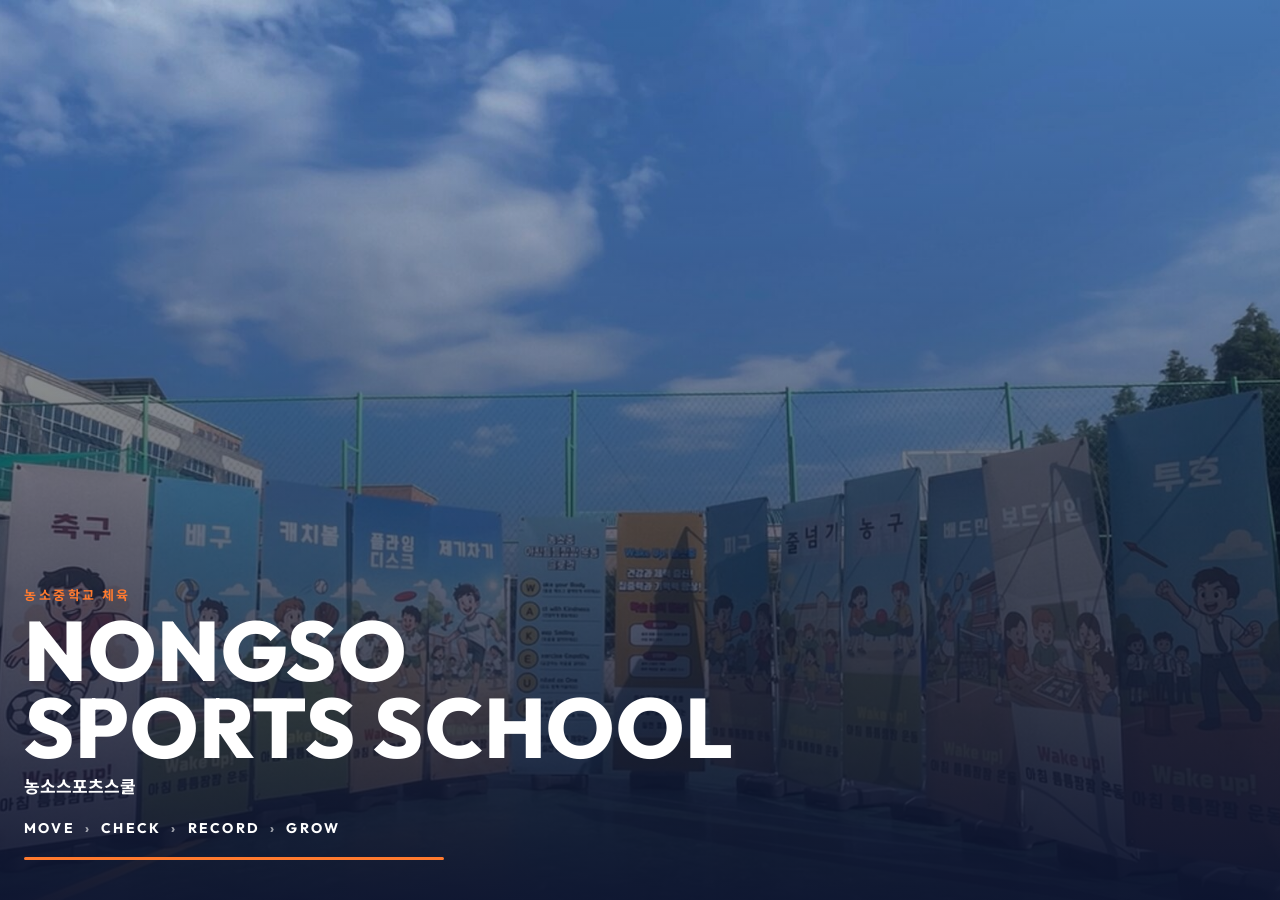
<file: index.html>
<!doctype html>
<html lang="ko"><head><meta charset="utf-8">
<meta name="viewport" content="width=device-width,initial-scale=1,viewport-fit=cover">
<meta name="theme-color" content="#f7f7f4">
<meta name="color-scheme" content="only light">
<link rel="manifest" href="manifest.webmanifest">
<link rel="icon" href="icons/icon-192.png">
<link rel="apple-touch-icon" href="icons/icon-180.png">
<meta name="apple-mobile-web-app-capable" content="yes">
<meta name="mobile-web-app-capable" content="yes">
<meta name="apple-mobile-web-app-title" content="농소스포츠">
<meta name="apple-mobile-web-app-status-bar-style" content="black-translucent">
<meta name="description" content="농소중학교 아침 운동 QR 출석 · XP 레벨 · 학급 레이스 · 오늘의 미션. 학번으로 로그인해요.">
<meta property="og:type" content="website">
<meta property="og:site_name" content="농소스포츠스쿨">
<meta property="og:title" content="농소스포츠스쿨">
<meta property="og:description" content="농소중학교 아침 운동 QR 출석 · XP 레벨 · 학급 레이스 · 오늘의 미션. 학번으로 로그인해요.">
<meta property="og:image" content="https://nongso-sports.bangssam.kr/img/og.jpg">
<meta property="og:image:width" content="1200">
<meta property="og:image:height" content="630">
<meta name="twitter:card" content="summary_large_image">
<title>농소스포츠스쿨</title>
<link rel="preconnect" href="https://fonts.googleapis.com">
<link rel="stylesheet" href="https://fonts.googleapis.com/css2?family=Outfit:wght@500;600;700;800&family=Noto+Sans+KR:wght@400;500;700;900&display=swap">
<link rel="stylesheet" href="css/app.css?v=8">
<script src="vendor/jsQR.js" defer></script>
<script type="module" src="js/student.js?v=10"></script>
</head><body>
<main id="app"><div class="phone"><div class="card muted" style="margin-top:40px">불러오는 중이에요…</div></div></main>
<div id="toast" role="status" aria-live="polite"></div>
<noscript>이 앱은 자바스크립트가 켜져 있어야 해요.</noscript>
</body></html>
</file>
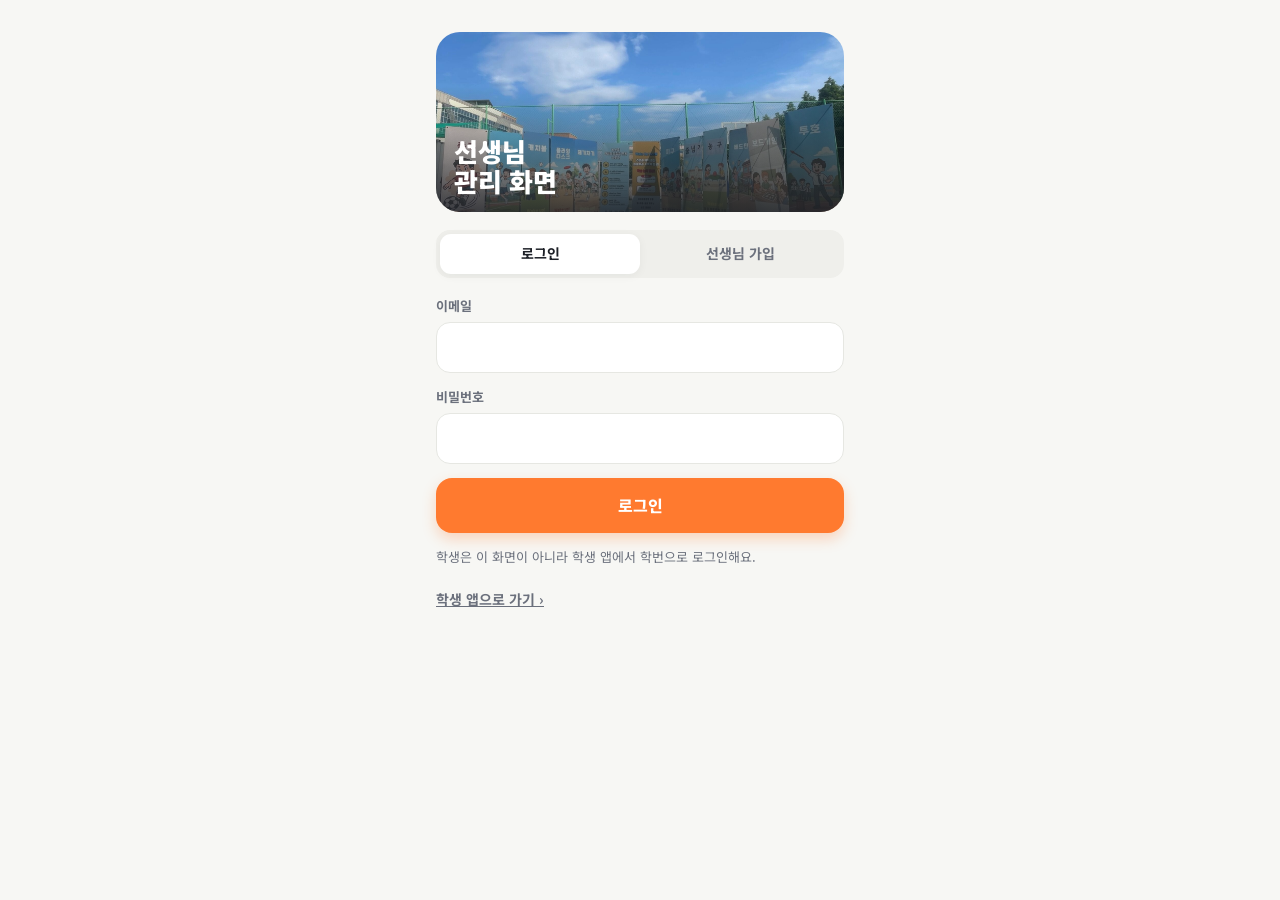
<file: admin.html>
<!doctype html>
<html lang="ko"><head><meta charset="utf-8">
<meta name="viewport" content="width=device-width,initial-scale=1,viewport-fit=cover">
<meta name="theme-color" content="#f7f7f4">
<meta name="color-scheme" content="only light">
<meta name="robots" content="noindex">
<link rel="manifest" href="admin.webmanifest">
<link rel="icon" href="icons/icon-192.png">
<link rel="apple-touch-icon" href="icons/icon-180.png">
<meta name="apple-mobile-web-app-capable" content="yes">
<meta name="apple-mobile-web-app-title" content="농소 관리">
<meta name="description" content="농소스포츠스쿨 출석·명단·미션 관리 (선생님 전용)">
<meta property="og:type" content="website">
<meta property="og:site_name" content="농소스포츠스쿨">
<meta property="og:title" content="농소스포츠스쿨 선생님 화면">
<meta property="og:description" content="농소스포츠스쿨 출석·명단·미션 관리 (선생님 전용)">
<meta property="og:image" content="https://nongso-sports.bangssam.kr/img/og.jpg">
<meta property="og:image:width" content="1200">
<meta property="og:image:height" content="630">
<meta name="twitter:card" content="summary_large_image">
<title>농소스포츠스쿨 선생님</title>
<link rel="preconnect" href="https://fonts.googleapis.com">
<link rel="stylesheet" href="https://fonts.googleapis.com/css2?family=Outfit:wght@500;600;700;800&family=Noto+Sans+KR:wght@400;500;700;900&display=swap">
<link rel="stylesheet" href="css/app.css?v=8">
<script src="vendor/supabase.js"></script>
<script src="vendor/qrcode.js"></script>
<script type="module" src="js/admin.js?v=8"></script>
</head><body>
<main id="app"><div class="phone"><div class="card muted" style="margin-top:40px">불러오는 중이에요…</div></div></main>
<div id="toast" role="status" aria-live="polite"></div>
</body></html>
</file>
<file: css/app.css>
/* Layout: phone-width student app on a light ivory ground with white rounded cards; teacher view is sidebar + wide console in the same light look.
   One primary color (orange). Mint, sky, yellow, coral and lavender appear only on icons, numbers, progress bars and badges. */
:root{
  --ink:#f7f7f4; --panel:#ffffff; --panel2:#f1f1ed; --line:#e6e7e2;
  --fg:#1d2027; --muted:#6b707c; --dim:#a3a8b2;
  --court:#ff7a2f; --court-soft:#fff1e8; --court-deep:#e8601a;
  --data:#20b88a; --data-soft:#e6f7f1; --sky:#3d9bf0; --sky-soft:#e9f3fe; --yellow:#ffc232; --yellow-soft:#fff7e0; --coral:#ff6b6b; --lav:#8c7cf0; --lav-soft:#f0edff;
  --gold:#e3a400; --silver:#8b95a3; --bronze:#c27a45; --good:#16a36a; --warn:#c77c00; --bad:#e5484d;
  --display:"Outfit","Noto Sans KR",system-ui,sans-serif;
  --body:"Noto Sans KR","Apple SD Gothic Neo","Malgun Gothic",system-ui,sans-serif;
  --shadow:0 2px 10px rgba(29,32,39,.05);
  color-scheme:light;
}
*{box-sizing:border-box}
html,body{height:100%}
body{background:var(--ink);color:var(--fg);font:15px/1.55 var(--body);margin:0}
button{font:inherit;color:inherit;cursor:pointer}
button:focus-visible,input:focus-visible,select:focus-visible,a:focus-visible{outline:2px solid var(--court);outline-offset:2px}
.num{font-family:var(--display);font-variant-numeric:tabular-nums;letter-spacing:.01em}
.eyebrow{font:700 12.5px/1.2 var(--body);letter-spacing:.02em;color:var(--muted)}
h1,h2,h3{text-wrap:balance;margin:0}
.demo-bar{position:sticky;top:env(safe-area-inset-top,0px);z-index:40;background:var(--court);color:#fff;font-size:12.5px;font-weight:700;text-align:center;padding:5px 16px}
.demo-bar span{font-weight:500}

/* ---------- splash ---------- */
.splash{position:fixed;inset:0;z-index:60;color:#fff;background:#1d2027 center/cover no-repeat;display:flex;flex-direction:column;justify-content:flex-end;padding:32px 24px calc(40px + env(safe-area-inset-bottom,0px));cursor:pointer}
.splash::before{content:"";position:absolute;inset:0;background:linear-gradient(180deg,rgba(13,20,48,.15) 0%,rgba(13,20,48,.55) 50%,rgba(13,20,48,.96) 100%)}
.splash>*{position:relative}
.sp-tag{font:700 13px/1 var(--display);letter-spacing:.2em;color:var(--court)}
.sp-name{font:800 clamp(44px,12vw,84px)/.92 var(--display);letter-spacing:.01em;margin:10px 0 6px}
.sp-ko{font-size:17px;font-weight:700}
.sp-loop{display:flex;gap:10px;margin-top:22px;font:700 14px/1 var(--display);letter-spacing:.16em;color:rgba(255,255,255,.6)}
.sp-loop b{color:#fff}
.sp-bar{height:3px;background:rgba(255,255,255,.18);margin-top:22px;border-radius:2px;overflow:hidden;max-width:420px}
.sp-bar i{display:block;height:100%;width:0;background:var(--court);animation:load 2.2s linear forwards}
@keyframes load{to{width:100%}}

/* ---------- student shell ---------- */
.phone{max-width:480px;margin:0 auto;min-height:100%;padding:0 16px calc(96px + env(safe-area-inset-bottom,0px));}
.topline{display:flex;justify-content:space-between;align-items:center;padding-block:16px 8px}
.brand{font:900 18px/1 var(--body);letter-spacing:-.01em}
.brand em{font-style:normal;color:var(--court)}
.who{font-size:13px;color:var(--muted)}
.tabs{position:fixed;left:0;right:0;bottom:0;z-index:30;padding:0 12px calc(10px + env(safe-area-inset-bottom,0px));pointer-events:none}
.tabs nav{max-width:456px;margin:0 auto;display:grid;grid-template-columns:repeat(5,1fr);gap:2px;background:var(--panel);border-radius:24px;box-shadow:0 6px 24px rgba(29,32,39,.12);padding:8px;pointer-events:auto}
.tabs button{background:none;border:0;border-radius:16px;display:flex;flex-direction:column;align-items:center;gap:4px;padding:7px 0;font:700 11.5px/1 var(--body);color:var(--dim)}
.tabs button svg{width:22px;height:22px}
.tabs button.on{color:var(--court-deep);background:var(--court-soft)}
.tabs .check-dot{position:relative}
.tabs .live::after{content:"";position:absolute;top:-1px;right:-4px;width:8px;height:8px;border-radius:50%;background:var(--good);box-shadow:0 0 0 3px var(--ink)}

.stack{display:flex;flex-direction:column;gap:14px}
.card{background:var(--panel);border:0;border-radius:20px;padding:18px;box-shadow:var(--shadow)}
button.card{border:0;color:inherit}
.row{display:flex;gap:12px;align-items:center}
.between{justify-content:space-between}
.muted{color:var(--muted)}
.small{font-size:13px}
.chip{display:inline-flex;align-items:center;gap:6px;font:700 12px/1 var(--body);padding:6px 10px;border-radius:999px;background:var(--panel2);color:var(--muted);border:1px solid transparent}
.chip.ph{color:var(--warn);border-color:rgba(251,191,36,.35)}
.btn{display:inline-flex;align-items:center;justify-content:center;gap:8px;border:0;border-radius:16px;padding:15px 18px;font-weight:800;font-size:16px;background:var(--court);color:#fff;width:100%;box-shadow:0 6px 14px rgba(255,122,47,.28)}
.btn:active{transform:translateY(1px)}
.btn.ghost{background:var(--court-soft);color:var(--court-deep);box-shadow:none}
.btn.teal{background:var(--data);color:#fff;box-shadow:0 6px 14px rgba(32,184,138,.25)}
.btn.sm{padding:9px 13px;font-size:13px;width:auto;border-radius:11px;box-shadow:none}
.back{background:none;border:0;padding:4px 0;color:var(--muted);font-weight:700;font-size:14px;display:inline-flex;gap:6px;align-items:center}
.pagehead{display:flex;flex-direction:column;gap:6px;padding-block:6px 4px}
.pagehead h2{font:900 24px/1.25 var(--body);letter-spacing:-.01em}

/* hero level */
.hero{position:relative;overflow:hidden;border-radius:24px;padding:18px;background:var(--panel);box-shadow:var(--shadow)}
.hero::after{content:"";position:absolute;right:-30px;top:-30px;width:140px;height:140px;border-radius:50%;background:radial-gradient(circle,var(--court-soft) 0 60%,transparent 61%)}
.lv{display:flex;align-items:flex-end;gap:14px;position:relative;z-index:1}
.lv-num{font:800 52px/.85 var(--display)}
.lv-num small{font-size:18px;color:var(--court);margin-right:3px}
.tier{font:800 12px/1 var(--display);letter-spacing:.14em;padding:6px 10px;border-radius:8px;background:linear-gradient(135deg,#8b95a3,#c7ced8);color:#fff}
.bar{height:10px;border-radius:999px;background:#f0f0ec;overflow:hidden}
.bar i{display:block;height:100%;border-radius:999px;background:var(--court);transition:width .8s ease}
.bar.teal i{background:var(--data)}
.stat3{display:grid;grid-template-columns:repeat(3,1fr);gap:10px;position:relative;z-index:1}
.stat3 div{background:var(--ink);border-radius:14px;padding:10px 12px}
.stat3 b{display:block;font:700 24px/1.1 var(--display)}
.stat3 span{font-size:12px;color:var(--muted)}

.sess{display:flex;align-items:center;gap:12px;padding:14px;border-radius:18px;background:var(--panel);border:1.5px solid transparent;box-shadow:var(--shadow);width:100%;text-align:left;color:inherit}
.sess .tm{font:800 22px/1 var(--display);width:58px;flex:none;text-align:center;color:var(--court-deep);background:var(--court-soft);border-radius:14px;padding:10px 0}
.sess .tm small{display:block;font-size:11px;color:var(--muted);letter-spacing:.1em;margin-top:4px}
.sess .meta{flex:1;min-width:0}
.sess .meta b{display:block}
.open{font:700 12px/1 var(--body);color:var(--good)}

/* check */
.scanner{position:relative;aspect-ratio:1/1;max-width:100%;border-radius:18px;background:#1d2027;border:0;display:grid;place-items:center;overflow:hidden}
.scanner .frame{width:62%;aspect-ratio:1/1;position:relative}
.scanner .frame i{position:absolute;width:34px;height:34px;border:4px solid var(--court)}
.scanner .frame i:nth-child(1){left:0;top:0;border-right:0;border-bottom:0;border-radius:10px 0 0 0}
.scanner .frame i:nth-child(2){right:0;top:0;border-left:0;border-bottom:0;border-radius:0 10px 0 0}
.scanner .frame i:nth-child(3){left:0;bottom:0;border-right:0;border-top:0;border-radius:0 0 0 10px}
.scanner .frame i:nth-child(4){right:0;bottom:0;border-left:0;border-top:0;border-radius:0 0 10px 0}
.scanner .laser{position:absolute;left:19%;right:19%;height:2px;background:var(--court);box-shadow:0 0 12px var(--court);animation:laser 2.4s ease-in-out infinite}
@keyframes laser{0%,100%{top:22%}50%{top:76%}}
.scanner .cap{position:absolute;bottom:14px;left:0;right:0;text-align:center;font-size:13px;color:rgba(255,255,255,.8)}
.ring{position:relative;width:220px;height:220px;margin:6px auto}
.ring svg{width:100%;height:100%;transform:rotate(-90deg)}
.ring .in{position:absolute;inset:0;display:flex;flex-direction:column;align-items:center;justify-content:center}
.ring .in b{font:800 48px/1 var(--display)}
.state{display:inline-flex;align-items:center;gap:6px;font:700 12px/1 var(--body);padding:6px 10px;border-radius:999px;white-space:nowrap}
.st-WAITING{background:var(--panel2);color:var(--muted)}
.st-ACTIVE{background:var(--sky-soft);color:#1f7ad1}
.st-COMPLETED{background:var(--data-soft);color:#11875f}
.st-FAILED{background:#fdeceb;color:#c4383c}
.st-MANUAL{background:var(--yellow-soft);color:#a86a00}
.msg{border-radius:16px;padding:12px 14px;font-weight:600;font-size:14px}
.msg.bad{background:#fdeceb;color:#b4262b}
.msg.ok{background:var(--data-soft);color:#0e7653}
.msg.info{background:var(--sky-soft);color:#1d5f9e}
.cheat{display:grid;grid-template-columns:1fr 1fr;gap:8px}
.cheat button{background:var(--panel2);border:1px dashed var(--line);border-radius:10px;padding:10px;font-size:13px;text-align:left;color:var(--muted)}
.xpburst{text-align:center;padding-block:14px}
.xpburst b{display:block;font:800 72px/1 var(--display);color:var(--court);animation:pop .6s ease}
@keyframes pop{0%{transform:scale(.4);opacity:0}70%{transform:scale(1.12)}100%{transform:scale(1);opacity:1}}

/* sports id */
.idcard{position:relative;border-radius:24px;padding:18px;overflow:hidden;background:var(--panel);box-shadow:0 0 0 3px #d9dde3,var(--shadow)}
.idcard::before{content:"";position:absolute;right:-40px;bottom:-40px;width:160px;height:160px;border-radius:50%;border:18px solid var(--court-soft)}
.idcard>*{position:relative}
.idno{font:700 13px/1 var(--display);letter-spacing:.14em;color:var(--court-deep)}
.idname{font:900 26px/1.1 var(--body);margin-top:10px}
.idgrid{display:grid;grid-template-columns:repeat(4,1fr);gap:8px;margin-top:16px}
.idgrid div{border-top:1px solid var(--line);padding-top:8px}
.idgrid b{display:block;font:800 22px/1 var(--display)}
.idgrid span{font-size:11px;color:var(--muted)}
.badges{display:flex;gap:8px;margin-top:14px;flex-wrap:wrap}
.badge{display:flex;align-items:center;gap:6px;font-size:12px;font-weight:700;padding:6px 10px;border-radius:999px;background:var(--panel2)}
.badge i{width:10px;height:10px;border-radius:2px;transform:rotate(45deg);background:var(--court)}

/* ranking */
.seg{display:grid;grid-template-columns:1fr 1fr;background:#efefeb;border-radius:14px;padding:4px}
.seg button{border:0;background:none;padding:9px;border-radius:11px;font-weight:700;font-size:14px;color:var(--muted)}
.seg button.on{background:var(--panel);color:var(--fg);box-shadow:var(--shadow)}
.rk{display:grid;grid-template-columns:34px 1fr auto;gap:10px;align-items:center;padding:12px 14px;border-radius:16px;background:var(--panel);box-shadow:var(--shadow)}
.rk.me{background:var(--court-soft);outline:1.5px solid var(--court)}
.rk .pos{font:800 20px/1 var(--display);text-align:center;color:var(--muted)}
.rk .pos.p1{color:var(--gold)}.rk .pos.p2{color:var(--silver)}.rk .pos.p3{color:var(--bronze)}
.rk .sc{font:800 22px/1 var(--display);text-align:right}
.rk .sc small{display:block;font-size:10px;color:var(--muted);letter-spacing:.12em}
.mini{display:flex;gap:10px;margin-top:6px;font-size:11.5px;color:var(--muted);flex-wrap:wrap}
.mini b{color:var(--fg);font-family:var(--display);font-size:13px}

/* more */
.menu{display:flex;flex-direction:column;border-radius:20px;overflow:hidden;background:var(--panel);box-shadow:var(--shadow)}
.menu button{display:flex;align-items:center;gap:12px;background:var(--panel);border:0;border-bottom:1px solid var(--line);padding:16px 18px;text-align:left}
.menu button:last-child{border-bottom:0}
.menu .k{font:800 15px/1.3 var(--body);width:112px}
.menu .d{flex:1;color:var(--muted);font-size:13px}
.tbl{width:100%;border-collapse:collapse;font-size:14px}
.tbl th{font:700 12px/1.2 var(--body);color:var(--muted);text-align:left;padding:10px 8px;border-bottom:1px solid var(--line);white-space:nowrap}
.tbl td{padding:10px 8px;border-bottom:1px solid var(--line);vertical-align:middle}
.tbl td.r,.tbl th.r{text-align:right}
.scroll{overflow-x:auto}
.grow{color:var(--good);font-weight:700;font-size:12.5px}
.grow.down{color:var(--bad)}
.trophies{display:grid;grid-template-columns:repeat(3,1fr);gap:10px}
.trophy{background:var(--panel);box-shadow:var(--shadow);border-radius:16px;padding:14px 10px;text-align:center}
.trophy svg{width:40px;height:40px}
.trophy b{display:block;font-size:13px;margin-top:6px}
.trophy span{font-size:11px;color:var(--muted)}
.trophy.lock{opacity:.4}

/* login */
.login{max-width:440px;margin:0 auto;padding:32px 16px 40px;display:flex;flex-direction:column;gap:18px}
.field{display:flex;flex-direction:column;gap:6px}
.field label{font-size:13px;font-weight:700;color:var(--muted)}
.field input,.field select{background:var(--panel);border:1.5px solid var(--line);border-radius:14px;padding:13px 14px;color:var(--fg);font:inherit;width:100%}
.loginphoto{height:180px;border-radius:24px;color:#fff;background:center/cover no-repeat;position:relative;overflow:hidden}
.loginphoto::after{content:"";position:absolute;inset:0;background:linear-gradient(180deg,transparent 30%,rgba(29,32,39,.85))}
.loginphoto div{position:absolute;left:18px;bottom:16px;z-index:1;font:900 26px/1.15 var(--body)}

/* toast */
#toast{position:fixed;left:50%;bottom:calc(100px + env(safe-area-inset-bottom,0px));transform:translateX(-50%);z-index:70;background:var(--fg);color:#fff;font-weight:700;font-size:14px;padding:10px 16px;border-radius:999px;opacity:0;transition:opacity .25s;pointer-events:none;max-width:calc(100% - 32px);text-align:center}
#toast.on{opacity:1}

/* ---------- admin ---------- */
.admin{display:grid;grid-template-columns:232px 1fr;min-height:100%}
.side{background:var(--panel);border-right:1px solid var(--line);padding:20px 12px;display:flex;flex-direction:column;gap:4px;position:sticky;top:0;height:100vh;overflow:auto}
.side .brand{padding:0 10px 14px}
.side .grp{font:700 12px/1.2 var(--body);color:var(--dim);padding:14px 10px 6px}
.side button{display:flex;justify-content:space-between;align-items:center;background:none;border:0;border-radius:12px;padding:10px 12px;text-align:left;font-weight:600;color:var(--muted);font-size:14px}
.side button.on{background:var(--court-soft);color:var(--court-deep);font-weight:800}
.side button small{font:700 11px/1 var(--body);color:#fff;background:var(--court);padding:3px 6px;border-radius:999px}
.main{padding:24px 28px 48px;min-width:0}
.ahead{display:flex;justify-content:space-between;align-items:flex-end;gap:12px;flex-wrap:wrap;margin-bottom:18px}
.ahead h1{font:900 28px/1.2 var(--body);letter-spacing:-.01em}
.kpis{display:grid;grid-template-columns:repeat(4,minmax(0,1fr));gap:12px}
.kpi{background:var(--panel);box-shadow:var(--shadow);border-radius:18px;padding:16px}
.kpi b{display:block;font:800 34px/1.05 var(--display)}
.kpi span{font-size:12.5px;color:var(--muted)}
.grid2{display:grid;grid-template-columns:minmax(0,1.3fr) minmax(0,1fr);gap:14px;margin-top:14px}
.hbar{display:grid;grid-template-columns:64px 1fr 48px;gap:10px;align-items:center;font-size:13px;padding:6px 0}
.hbar .bar{height:12px}
.livehead{display:flex;gap:8px;flex-wrap:wrap;margin-bottom:12px}
.count{display:flex;align-items:center;gap:8px;background:var(--panel);box-shadow:var(--shadow);border-radius:14px;padding:8px 12px;font-size:13px}
.count b{font:800 22px/1 var(--display)}
.alert{display:flex;gap:10px;align-items:flex-start;padding:10px 12px;border-radius:14px;background:#fdeceb;font-size:13px;margin-bottom:8px}
.alert b{color:#b4262b}
.qrstage{display:grid;grid-template-columns:minmax(0,1fr) minmax(0,300px);gap:18px}
.qrbig{border-radius:24px;padding:28px;background:var(--panel);display:flex;flex-direction:column;align-items:center;gap:16px;border:3px solid}
.qrbig.in{border-color:var(--good);background:#f2fbf7}
.qrbig.out{border-color:var(--court);background:#fff8f3}
.qrbig .mode{font:900 48px/1 var(--body);letter-spacing:-.01em}
.qrbox{background:#fff;padding:16px;border-radius:14px;width:min(320px,100%);aspect-ratio:1/1;display:grid;place-items:center}
.qrbox canvas,.qrbox img{width:100%!important;height:auto!important;image-rendering:pixelated}
.qrtimer{width:min(320px,100%)}
.toggle{display:grid;grid-template-columns:1fr 1fr;gap:8px}
.toggle button{border:1.5px solid var(--line);background:var(--panel);border-radius:14px;padding:12px;font-weight:800}
.toggle button.on.in{background:var(--good);color:#fff;border-color:var(--good)}
.toggle button.on.out{background:var(--court);color:#fff;border-color:var(--court)}
.popsgrid input{width:76px;background:var(--panel2);border:1px solid var(--line);border-radius:6px;padding:6px 8px;color:var(--fg);font:600 14px var(--display);text-align:right}
.ph-note{display:inline-flex;gap:8px;align-items:center;font-size:12.5px;color:var(--warn)}

/* podium */
.podium{display:grid;grid-template-columns:1fr 1.15fr 1fr;gap:14px;align-items:end}
.prize{position:relative;border-radius:22px;padding:16px;background:var(--panel);border:2px solid var(--line);display:flex;flex-direction:column;align-items:center;text-align:center;gap:6px;min-width:0}
.prize.p1{order:2;border-color:var(--gold);background:linear-gradient(180deg,var(--yellow-soft),var(--panel) 70%);padding-block:22px}
.prize.p2{order:1;border-color:#d3d8e0}
.prize.p3{order:3;border-color:#ecc8ad}
.rankno{font:800 15px/1 var(--display);letter-spacing:.18em}
.p1 .rankno{color:var(--gold)}.p2 .rankno{color:var(--silver)}.p3 .rankno{color:var(--bronze)}
.prize svg.art{width:100%;max-width:190px;height:auto}
.prize .what{font:900 22px/1.15 var(--body)}
.p1 .what{font-size:28px}
.holder{display:flex;align-items:baseline;gap:8px;justify-content:center;flex-wrap:wrap}
.holder b{font:800 30px/1 var(--display)}
.p1 .holder b{font-size:40px}
.holder span{color:var(--muted);font-size:13px}

/* race */
.track{background:var(--panel);box-shadow:var(--shadow);border-radius:22px;padding:16px 16px 10px;overflow-x:auto}
.track-inner{min-width:560px}
.scale{display:grid;grid-template-columns:92px 1fr 120px;gap:12px;font:600 12px/1 var(--display);letter-spacing:.1em;color:var(--dim);padding-bottom:8px}
.scale .ticks{position:relative;height:14px}
.scale .ticks span{position:absolute;transform:translateX(-50%)}
.lane{display:grid;grid-template-columns:92px 1fr 120px;gap:12px;align-items:center;padding-block:7px;border-top:1px solid var(--line)}
.lane .cls{font:800 22px/1 var(--display)}
.lane .cls small{display:block;font:500 12px/1.3 var(--body);color:var(--muted);margin-top:3px}
.road{position:relative;height:34px;border-radius:17px;background:
  repeating-linear-gradient(90deg,transparent 0 calc(10% - 1px),rgba(29,32,39,.06) calc(10% - 1px) 10%),var(--panel2);border:0}
.road .fill{position:absolute;left:0;top:0;bottom:0;border-radius:17px;background:linear-gradient(90deg,rgba(32,184,138,.12),rgba(32,184,138,.4));transition:width 1.2s cubic-bezier(.2,.8,.2,1)}
.road .runner{position:absolute;top:50%;transform:translate(-50%,-50%);width:40px;height:40px;border-radius:50%;display:grid;place-items:center;font:800 16px/1 var(--display);background:var(--data);color:#fff;box-shadow:0 0 0 3px var(--panel);transition:left 1.2s cubic-bezier(.2,.8,.2,1)}
.road .flag{position:absolute;right:6px;top:50%;transform:translateY(-50%);width:22px;height:22px;opacity:.7}
.lane.r1 .runner{background:var(--yellow);color:#4a3300}
.lane.r2 .runner{background:#b9c0ca;color:#1d2027}
.lane.r3 .runner{background:#e3a072;color:#3b1d08}
.lane.r1 .fill{background:linear-gradient(90deg,rgba(255,194,50,.15),rgba(255,194,50,.5))}
.lane.r2 .fill{background:linear-gradient(90deg,rgba(139,149,163,.1),rgba(139,149,163,.35))}
.lane.r3 .fill{background:linear-gradient(90deg,rgba(194,122,69,.1),rgba(194,122,69,.38))}
.lane .res{text-align:right}
.lane .res b{font:800 26px/1 var(--display)}
.lane .res small{display:block;font-size:12px;color:var(--muted);margin-top:2px}
.tag{display:inline-block;font:800 11px/1 var(--display);letter-spacing:.12em;padding:4px 6px;border-radius:5px;margin-left:6px;vertical-align:middle}
.r1 .tag{background:var(--yellow);color:#4a3300}.r2 .tag{background:#b9c0ca;color:#1d2027}.r3 .tag{background:#e3a072;color:#3b1d08}

.chase{display:grid;grid-template-columns:repeat(auto-fit,minmax(240px,1fr));gap:12px}
.chase div{background:var(--panel);box-shadow:var(--shadow);border-radius:18px;padding:14px}
.chase b{font:800 26px/1 var(--display);color:var(--court)}
.compact .podium{grid-template-columns:1fr;}
.compact .prize.p1,.compact .prize.p2,.compact .prize.p3{order:initial}
.compact .prize{flex-direction:row;text-align:left;gap:12px}
.compact .prize svg.art{width:96px;flex:none}
.compact .prize .txt{display:flex;flex-direction:column;gap:4px;min-width:0}
.compact .holder{justify-content:flex-start}
.compact .track{padding:12px 12px 6px}
.compact .track-inner{min-width:0}
.compact .scale,.compact .lane{grid-template-columns:44px 1fr 58px;gap:8px}
.compact .scale .ticks span:nth-child(2n){display:none}
.compact .lane .cls{font-size:18px}
.compact .lane .res b{font-size:20px}
.compact .lane .res small,.compact .tag{display:none}
.compact .road .runner{width:32px;height:32px;font-size:14px}
.compact .prize .what{font-size:18px}.compact .p1 .what{font-size:20px}
.compact .holder b,.compact .p1 .holder b{font-size:28px}
.gtabs{display:flex;gap:6px;background:#efefeb;border-radius:14px;padding:4px}
.gtabs button{border:0;background:none;border-radius:11px;padding:10px 16px;font:800 16px/1 var(--body);color:var(--muted)}
.gtabs button.on{background:var(--court);color:#fff}
.lane.mine{background:var(--court-soft);border-radius:12px}
.racewrap{display:flex;flex-direction:column;gap:14px}
.papstbl td.hit{background:var(--court-soft);color:var(--fg);font-weight:800;border-radius:6px;box-shadow:inset 0 0 0 1.5px var(--court)}
.papstbl td,.papstbl th{white-space:nowrap}
@media (max-width:640px){
.racewrap .podium{grid-template-columns:1fr;}
.racewrap .prize.p1,.racewrap .prize.p2,.racewrap .prize.p3{order:initial}
.racewrap .prize{flex-direction:row;text-align:left;gap:12px}
.racewrap .prize svg.art{width:96px;flex:none}
.racewrap .prize .txt{display:flex;flex-direction:column;gap:4px;min-width:0}
.racewrap .holder{justify-content:flex-start}
.racewrap .track{padding:12px 12px 6px}
.racewrap .track-inner{min-width:0}
.racewrap .scale,.racewrap .lane{grid-template-columns:44px 1fr 58px;gap:8px}
.racewrap .scale .ticks span:nth-child(2n){display:none}
.racewrap .lane .cls{font-size:18px}
.racewrap .lane .res b{font-size:20px}
.racewrap .lane .res small,.racewrap .tag{display:none}
.racewrap .road .runner{width:32px;height:32px;font-size:14px}
.racewrap .prize .what{font-size:18px}.racewrap .p1 .what{font-size:20px}
.racewrap .holder b,.racewrap .p1 .holder b{font-size:28px}
}
.phone.wide{max-width:1180px}


@media (max-width:860px){
  .admin{grid-template-columns:1fr}
  .side{position:sticky;top:env(safe-area-inset-top,0px);z-index:20;height:auto;flex-direction:row;overflow-x:auto;padding:10px 12px;gap:4px;border-right:0;border-bottom:1px solid var(--line)}
  .side .brand,.side .grp{display:none}
  .side button{white-space:nowrap;flex:none}
  .main{padding:18px 16px 40px}
  .kpis{grid-template-columns:repeat(2,minmax(0,1fr))}
  .grid2,.qrstage{grid-template-columns:1fr}
}
@media (prefers-reduced-motion:reduce){*{animation:none!important;transition:none!important}}

/* ---------- mission ---------- */
.stage{position:relative;aspect-ratio:3/4;max-height:62vh;width:100%;background:#1d2027;border:0;border-radius:20px;overflow:hidden}
.stage video,.stage canvas{position:absolute;inset:0;width:100%;height:100%;object-fit:contain}
.stage .mirror{transform:scaleX(-1)}
.stage [hidden]{display:none!important}
.stage .ph{position:absolute;inset:0;display:flex;align-items:center;justify-content:center;text-align:center;padding:24px;color:rgba(255,255,255,.75);font-size:14px}
.stage .hud{position:absolute;top:12px;left:14px;display:flex;align-items:baseline;gap:6px;text-shadow:0 2px 8px rgba(0,0,0,.6)}
.stage .hud b{font:800 64px/1 var(--display);color:var(--court)}
.stage .hud small{font:700 18px/1 var(--display);color:#fff}
.stage .cue{position:absolute;left:12px;right:12px;bottom:12px;border-radius:10px;padding:10px 12px;font-weight:700;font-size:14px;text-align:center;background:rgba(29,32,39,.82)}
.stage .cue.good{color:#5ee0a8} .stage .cue.fix{color:#ffa36b}
.mform{display:grid;grid-template-columns:1.7fr .9fr 1.3fr 1.3fr .7fr 1.1fr;gap:10px;margin-top:12px}
@media(max-width:900px){.mform{grid-template-columns:1fr 1fr}}
.bell{display:inline-flex;align-items:center;gap:2px;position:relative;vertical-align:middle}
.bell svg{width:24px;height:24px;transform-origin:50% 8%;animation:ring 2.4s ease-in-out infinite;filter:drop-shadow(0 0 4px rgba(255,194,50,.5))}
.bell b{position:absolute;top:-6px;right:-9px;min-width:17px;height:17px;padding:0 4px;border-radius:9px;background:var(--bad);color:#fff;font-size:11px;line-height:17px;text-align:center;box-shadow:0 0 0 2px var(--ink)}
@keyframes ring{0%,55%,100%{transform:rotate(0)}5%{transform:rotate(18deg)}12%{transform:rotate(-16deg)}19%{transform:rotate(12deg)}26%{transform:rotate(-8deg)}33%{transform:rotate(4deg)}40%{transform:rotate(0)}}
.tabs .tbadge{position:absolute;top:-5px;right:-11px;min-width:16px;height:16px;padding:0 4px;border-radius:8px;background:var(--bad);color:#fff;font:700 10px/16px var(--display);font-style:normal;text-align:center;box-shadow:0 0 0 2px var(--ink)}
@media(prefers-reduced-motion:reduce){.bell svg{animation:none}}
.btn:disabled{opacity:.45;cursor:default}

/* 실제 QR 카메라 */
.scanner.live{background:#000}
.scanner.live video{position:absolute;inset:0;width:100%;height:100%;object-fit:cover}
.scanner.live .frame,.scanner.live .laser,.scanner.live .cap{z-index:1}
.scanner.live .cap{color:#fff;text-shadow:0 1px 3px #000}

/* 선생님 화면: TV 전체화면 */
.admin.tv{grid-template-columns:1fr}
.admin.tv .side{display:none}
.admin.tv .main{padding:24px}
.admin.tv .qrstage{grid-template-columns:minmax(0,1fr) minmax(0,320px);align-items:center}
.admin.tv .qrbox{width:min(70vh,100%)}
.admin.tv .qrtimer{width:min(70vh,100%)}
.ptbl input:not([type=checkbox]){background:var(--panel);border:1px solid var(--line);border-radius:8px;padding:8px 10px;color:var(--fg);font:inherit;width:100%}
.main select{color:var(--fg)}
textarea:focus-visible{outline:2px solid var(--court);outline-offset:2px}
.pin{background:var(--panel);border:1.5px solid var(--line);color:var(--fg);border-radius:8px;padding:6px 8px;font:600 14px var(--display)}
a.btn{text-decoration:none}
/* 삼성 인터넷·크롬 다크 모드가 밝은 화면을 억지로 어둡게 바꾸지 않게: 다크 모드에서도 같은 밝은 색을 쓴다고 알려요 */
@media (prefers-color-scheme: dark){:root{color-scheme:only light}html,body{background:var(--ink);color:var(--fg)}}

/* 주요 기능 안내 */
.ghero{background:var(--panel);border-radius:24px;padding:24px 20px;box-shadow:var(--shadow);text-align:center;display:flex;flex-direction:column;gap:8px;align-items:center}
.ghero .gemo{width:56px;height:56px;border-radius:18px;background:var(--court-soft);display:grid;place-items:center;font-size:28px}
.ghero h3{font:900 21px/1.3 var(--body)}
.ghero .gq{margin:0;font:800 17px/1.4 var(--body);color:var(--court-deep)}
.glist{display:flex;flex-direction:column;gap:10px}
.gcard{display:flex;align-items:center;gap:14px;width:100%;text-align:left;background:var(--panel);border:0;border-radius:20px;padding:16px;box-shadow:var(--shadow);color:inherit}
.gcard .gico{width:46px;height:46px;flex:none;border-radius:15px;background:var(--court-soft);display:grid;place-items:center;font-size:23px}
.gcard.off .gico{background:var(--panel2)}
.gcard .gtx{flex:1;min-width:0;display:flex;flex-direction:column;gap:3px}
.gcard .gtx b{font-size:15.5px}
.gcard .gtx span{font-size:13px;line-height:1.45;color:var(--muted)}
.gchip{flex:none;font:700 11.5px/1 var(--body);padding:6px 9px;border-radius:999px;background:var(--panel2);color:var(--dim);white-space:nowrap}
.gchip.on{background:var(--court-soft);color:var(--court-deep)}
.gflow{background:var(--panel);border-radius:24px;padding:24px 16px;box-shadow:var(--shadow);text-align:center}
.gsteps{display:flex;align-items:center;justify-content:center;gap:4px;flex-wrap:wrap}
.gsteps span{display:flex;flex-direction:column;align-items:center;gap:4px;font-size:22px;min-width:62px}
.gsteps b{font-size:13px;font-weight:800}
.gsteps i{font-style:normal;color:var(--court);font-weight:900}
.gmotto{margin:20px 0 0;padding:18px 12px;border-radius:18px;background:var(--court);color:#fff;font:900 19px/1.45 var(--body)}
.ghome .back{flex:none}
.gback{display:inline-flex;align-items:center;gap:6px;margin:0 0 12px;padding:9px 14px;border:0;border-radius:999px;background:var(--court-soft);color:var(--court-deep);font:700 14px var(--body,inherit);cursor:pointer}
.gback svg{width:16px;height:16px}
/* ---------- 자유운동 · 성장 기능 ---------- */
.stat3.light div{background:var(--panel);box-shadow:var(--shadow)}
.stat3 b small{font-size:13px;color:var(--muted);margin-left:2px}
.fkinds{display:grid;grid-template-columns:1fr 1fr;gap:10px}
.fkind{display:flex;flex-direction:column;align-items:flex-start;gap:4px;padding:16px;border:0;border-radius:20px;background:var(--panel);box-shadow:var(--shadow);color:inherit;text-align:left;cursor:pointer}
.fkind span{font-size:30px;line-height:1}.fkind b{font-size:16px;margin-top:6px}.fkind small{font:700 12px var(--body);color:var(--court-deep)}
.fkind:active{transform:scale(.98)}
.fwrow{display:flex;align-items:center;gap:12px;padding:12px 14px}
.fico{width:40px;height:40px;flex:none;border-radius:13px;background:var(--panel2);display:grid;place-items:center;font-size:21px}
.fwbig{font:800 64px/1 var(--display);letter-spacing:-.02em;color:var(--fg);margin-top:6px}
.fwsteps{display:flex;flex-direction:column;align-items:center;gap:2px;padding:10px 18px;border-radius:16px;background:#e8f8f2;color:#0f7a59;min-width:160px}
.fwsteps b{font:800 30px/1.1 var(--display)}.fwsteps span{font-size:12px}
.hold{position:relative;overflow:hidden;width:100%;border:0;border-radius:16px;background:var(--fg);color:#fff;padding:16px;font:700 16px var(--body);cursor:pointer;touch-action:none;user-select:none;-webkit-user-select:none}
.hold i{position:absolute;inset:0;width:0;background:var(--court);transition:width .15s}
.hold.holding i{width:100%;transition:width 1.2s linear}
.hold span{position:relative}
.freecard{display:flex;align-items:center;justify-content:space-between;gap:12px;background:linear-gradient(135deg,#e9f8f2,#fff)}
.freecard>div{display:flex;flex-direction:column;gap:4px;min-width:0}.freecard b{font-size:16px}
.pbar{height:8px;border-radius:999px;background:var(--panel2);overflow:hidden;margin-top:6px}
.pbar.big{height:12px}
.pbar i{display:block;height:100%;border-radius:999px;background:var(--court);transition:width .6s ease}
.streakfire{width:52px;height:52px;flex:none;border-radius:16px;background:var(--court-soft);display:grid;place-items:center;font-size:28px}
.glinks{display:grid;grid-template-columns:repeat(3,1fr);gap:10px}
.glink{display:flex;flex-direction:column;align-items:flex-start;gap:3px;padding:14px 12px;border:0;border-radius:18px;background:var(--panel);box-shadow:var(--shadow);color:inherit;text-align:left;cursor:pointer;min-width:0}
.glink span{font-size:22px;line-height:1}.glink b{font-size:14px;margin-top:6px}.glink small{font-size:11.5px;color:var(--muted);line-height:1.35}
.bgrid{display:grid;grid-template-columns:repeat(3,1fr);gap:10px}
.badge{display:flex;flex-direction:column;align-items:center;text-align:center;gap:4px;padding:14px 8px;border-radius:18px;background:var(--panel);box-shadow:var(--shadow)}
.badge .bico{width:54px;height:54px;border-radius:50%;display:grid;place-items:center;font-size:26px;background:var(--panel2);filter:grayscale(1);opacity:.7}
.badge.got .bico{background:var(--court-soft);filter:none;opacity:1;box-shadow:0 0 0 3px #fff,0 0 0 5px var(--court-soft)}
.badge b{font-size:13px;line-height:1.3;margin-top:4px}.badge small{font-size:11.5px;color:var(--muted)}
.badge .pbar{width:80%}
.dex{display:grid;grid-template-columns:repeat(3,1fr);gap:10px}
.dexc{display:flex;flex-direction:column;align-items:center;text-align:center;gap:4px;padding:14px 8px;border-radius:18px;background:var(--panel2);color:var(--dim)}
.dexc span{font-size:30px;line-height:1.1;filter:grayscale(1);opacity:.5}
.dexc b{font-size:14px}.dexc small{font-size:11px;line-height:1.35}
.dexc.got{background:var(--panel);box-shadow:var(--shadow);color:var(--fg)}
.dexc.got span{filter:none;opacity:1}.dexc.got small{color:var(--muted)}
.cal{display:grid;grid-template-columns:repeat(7,1fr);gap:4px}
.cw{text-align:center;font-size:12px;color:var(--muted);padding:4px 0}
.cday{aspect-ratio:1;border:0;border-radius:12px;background:transparent;color:var(--fg);display:flex;flex-direction:column;align-items:center;justify-content:center;gap:3px;font:600 14px var(--body);cursor:pointer;padding:0}
.cday i{display:flex;gap:2px;height:6px}.cday em,.dot{display:inline-block;width:6px;height:6px;border-radius:50%}
.cday.has{background:var(--court-soft)}
.cday.today span{color:var(--court-deep);font-weight:800}
.cday.sel{outline:2px solid var(--court);outline-offset:-2px}
.calnav{width:40px;height:40px;border-radius:12px;border:0;background:var(--panel);box-shadow:var(--shadow);font-size:22px;color:var(--fg);cursor:pointer}
.calnav:disabled{opacity:.35}
.rhero{display:flex;flex-direction:column;gap:6px;background:linear-gradient(135deg,var(--court-soft),#fff)}
.rhero b{font-size:19px}
.rcard{display:flex;align-items:center;gap:12px;padding:12px 14px;border-radius:18px;background:var(--panel);box-shadow:var(--shadow)}
.rico{width:40px;height:40px;flex:none;border-radius:13px;background:var(--panel2);display:grid;place-items:center;font-size:20px}
.chal.cls{background:linear-gradient(135deg,#eef4ff,#fff)}
@media (max-width:360px){.glinks,.bgrid,.dex{grid-template-columns:repeat(2,1fr)}.fwbig{font-size:52px}}
.fwrun [hidden]{display:none!important}
</file>
